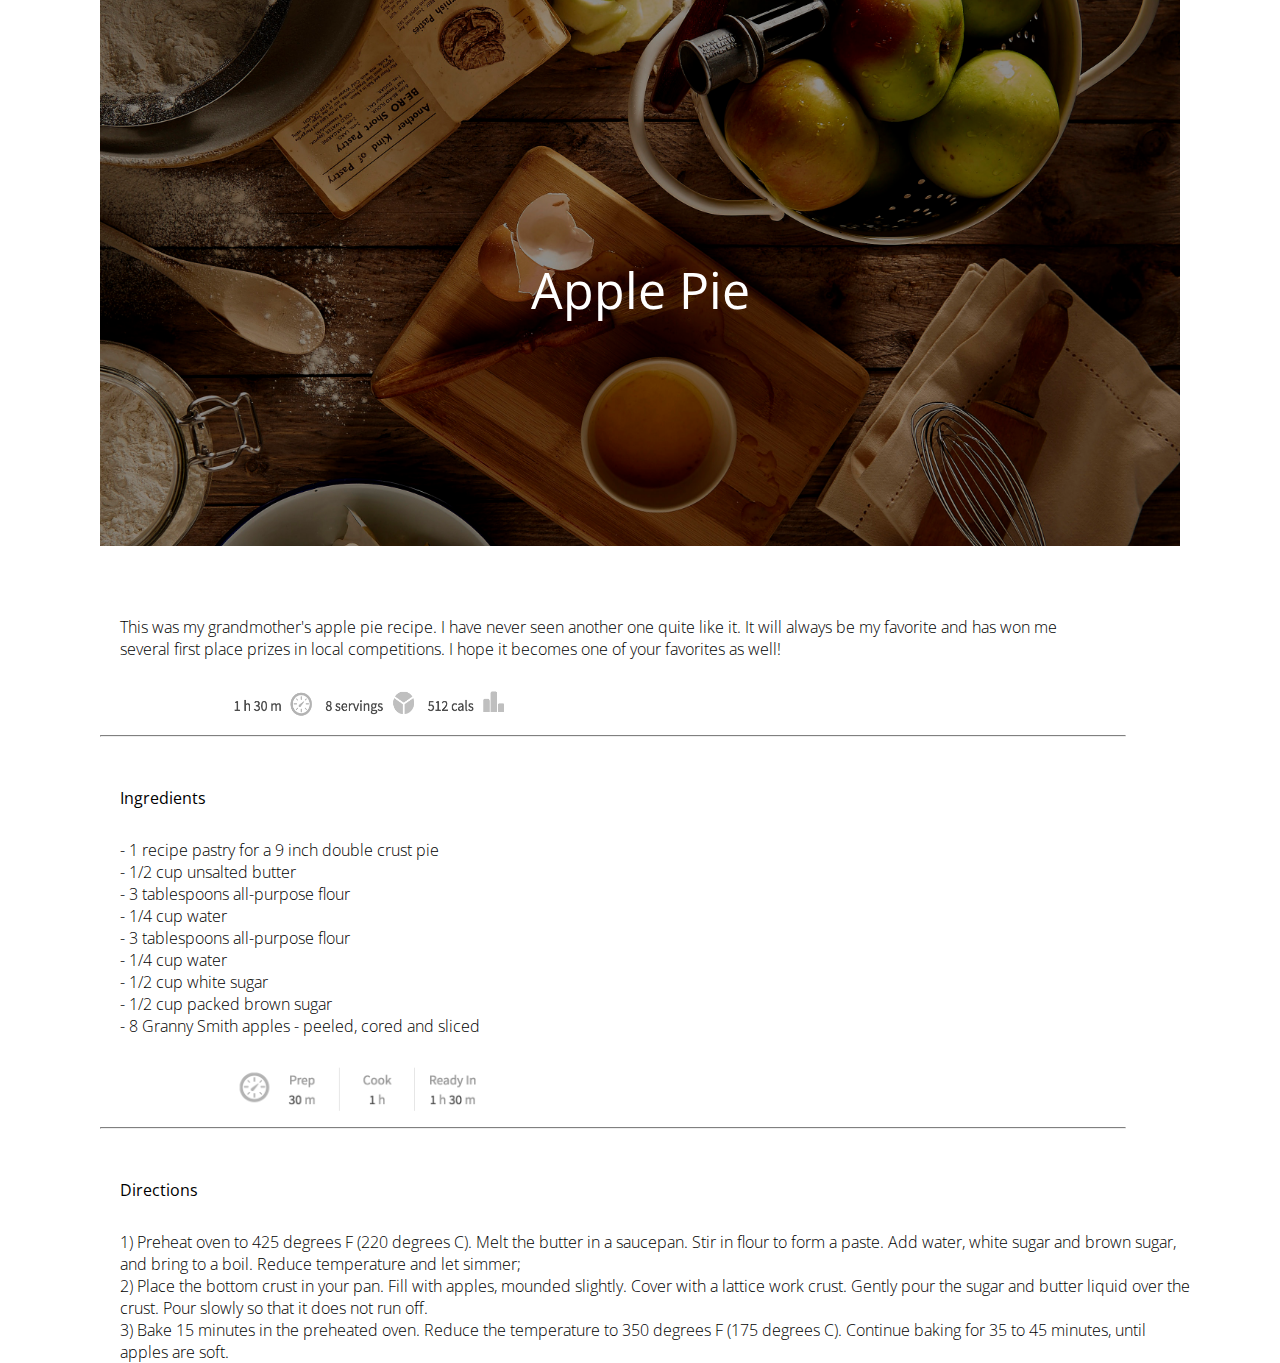
<file: starter-code/apple-pie-starter-code/index.html>
<!DOCTYPE html>
<html lang="en">
  <head>
    <title>Apple Pie Recipe</title>
    <link rel="stylesheet" type="text/css" href="css/main.css" />
    <meta charset="UTF-8" />
    <link
      href="https://fonts.googleapis.com/css?family=Open+Sans:300,400,700&display=swap"
      rel="stylesheet"
    />
  </head>

  <body>
    <header class="header">
      <h1>Apple Pie</h1>
    </header>

    <section class="story">
      <p>
        This was my grandmother's apple pie recipe. I have never seen another
        one quite like it. It will always be my favorite and has won me several
        first place prizes in local competitions. I hope it becomes one of your
        favorites as well!
      </p>
      <img src="images/recipe-info.png" alt="recipe info" />
    </section>
    <hr />
    <section class="Ingredients">
      <h6>Ingredients</h6>
      <ul>
        <li>1 recipe pastry for a 9 inch double crust pie</li>
        <li>1/2 cup unsalted butter</li>
        <li>3 tablespoons all-purpose flour</li>
        <li>1/4 cup water</li>
        <li>3 tablespoons all-purpose flour</li>
        <li>1/4 cup water</li>
        <li>1/2 cup white sugar</li>
        <li>1/2 cup packed brown sugar</li>
        <li>8 Granny Smith apples - peeled, cored and sliced</li>
      </ul>
      <img src="images/cooking-info.png" alt="recipe info" />
    </section>
    <hr />
    <section class="Directions">
      <h6>Directions</h6>
      <ol class="container">
        <li>
          Preheat oven to 425 degrees F (220 degrees C). Melt the butter in a
          saucepan. Stir in flour to form a paste. Add water, white sugar and
          brown sugar, and bring to a boil. Reduce temperature and let simmer;
        </li>
        <li>
          Place the bottom crust in your pan. Fill with apples, mounded
          slightly. Cover with a lattice work crust. Gently pour the sugar and
          butter liquid over the crust. Pour slowly so that it does not run off.
        </li>
        <li>
          Bake 15 minutes in the preheated oven. Reduce the temperature to 350
          degrees F (175 degrees C). Continue baking for 35 to 45 minutes, until
          apples are soft.
        </li>
      </ol>
    </section>
  </body>
</html>
</file>
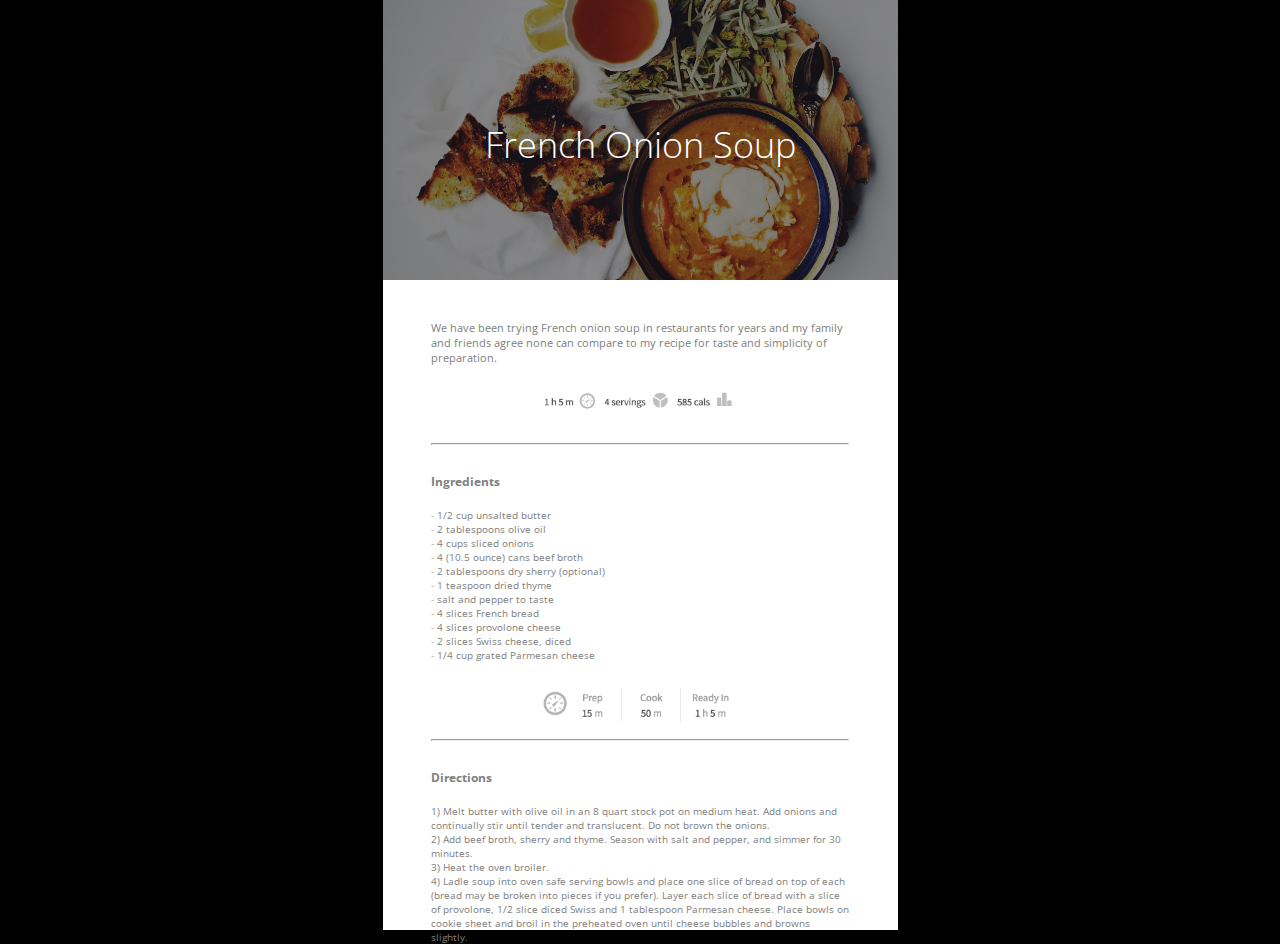
<file: starter-code/extra-french-soup/index.html>
<!DOCTYPE html>
<html lang="en">
  <head>
    <title>French Onion Soup Recipe</title>
    <link rel="stylesheet" type="text/css" href="css/main.css" />
    <meta charset="UTF-8" />
    <!-- Google fonts gives us access to the Open Sans Font -->
    <!-- Google fonts is also awesome! Make sure to check it out -->
    <link href="https://fonts.googleapis.com/css?family=Open+Sans:300,600" rel="stylesheet"/>
  </head>

  <body>
    <main>
      <header class="header">
        <h1>French Onion Soup</h1>
      </header>
        <section class="article-container">
          <article>
            <p class="text-size">
              We have been trying French onion soup in restaurants for years and my
              family and friends agree none can compare to my recipe for taste and
              simplicity of preparation.
            </p>
            <img src="./images/recipe-info.png" />
            <hr />
          </article>
          <article class="Ingredients">
            <h6>Ingredients</h6>
            <ul>
              <li>1/2 cup unsalted butter</li>
              <li>2 tablespoons olive oil</li>
              <li>4 cups sliced onions</li>
              <li>4 (10.5 ounce) cans beef broth</li>
              <li>2 tablespoons dry sherry (optional)</li>
              <li>1 teaspoon dried thyme</li>
              <li>salt and pepper to taste</li>
              <li>4 slices French bread</li>
              <li>4 slices provolone cheese</li>
              <li>2 slices Swiss cheese, diced</li>
              <li>1/4 cup grated Parmesan cheese</li>
            </ul>
            <img id="Ingredients-image" src="./images/cooking-info.png" />
            <hr />
          </article>
          <article class="Directions">
            <h6>Directions</h6>
            <ol>
              <li>
                Melt butter with olive oil in an 8 quart stock pot on medium heat.
                Add onions and continually stir until tender and translucent. Do not
                brown the onions.
              </li>
              <li>
                Add beef broth, sherry and thyme. Season with salt and pepper, and
                simmer for 30 minutes.
              </li>
              <li>Heat the oven broiler.</li>
              <li>
                Ladle soup into oven safe serving bowls and place one slice of bread
                on top of each (bread may be broken into pieces if you prefer).
                Layer each slice of bread with a slice of provolone, 1/2 slice diced
                Swiss and 1 tablespoon Parmesan cheese. Place bowls on cookie sheet
                and broil in the preheated oven until cheese bubbles and browns
                slightly.
              </li>
            </ol>
          </article>
        </section>   
    </main>
  </body>
</html>
</file>
<file: starter-code/extra-french-soup/css/main.css>
/*Some necessary adjustments*/
body,
html {
  margin: 0;
  padding: 0;
  background-color: black;
  color: grey;
}

/*Import the font and set the default size*/
html {
  font-family: 'Open Sans', sans-serif;
  font-size: 18px;
}

main {
  max-width: 515px;
  min-width: 515px;
  background-color: white;
  margin: 0 auto;
  padding-bottom: 10px;
}

.header {
  background-image: url(../images/soup.jpg);
  background-size: cover;
  background-position: center;
  background-repeat: no-repeat;
  height: 280px;
  text-align: center;
  color: white;
}

.article-container {
  max-width: 418px;
  min-width: 418px;
  max-height: 600px;
  min-height: 600px;
  margin: 0 auto;
}

h1 {
  margin-top: 0px;
  padding-top: 120px;
  font-weight: 100;
}

h6 {
  margin-bottom: 0%;
}

.text-size {
  font-size: 11px;
  margin-top: 40px;
}

img {
  display: block;
  margin-left: auto;
  margin-right: auto;
  width: 50%;
  margin-top: 20px;
  margin-bottom: 25px;
}

.Ingredients ul {
  padding-left: 0%;
}

.Ingredients ul li {
  list-style-type: none;
  text-align: left;
  font-size: 10px;
}

.Ingredients li:before {
  content: '- ';
  font-weight: 100;
}

#Ingredients-image {
  margin-bottom: 0%;
}

.Directions {
  margin-bottom: 20px;
}

.Directions ol {
  counter-reset: list;
  list-style-type: none;
  padding-left: 0%;
}

.Directions ol li {
  font-size: 10px;
}

.Directions ol li:before {
  content: counter(list) ') ';
  counter-increment: list;
}
</file>
<file: starter-code/apple-pie-starter-code/css/main.css>
/*reset*/
* {
  margin: 0;
  padding: 0;
}

body {
  font-family: 'Open Sans', sans-serif;
  line-height: normal;
  font-weight: 200;
}

.header {
  background-image: url('../images/apple-pie.jpg');
  background-size: cover;
  background-position: center;
  background-repeat: no-repeat;
  height: 290px;
  position: relative;
  padding-top: 20vw;
  margin-bottom: 20px;
  margin-left: 100px;
  margin-right: 100px;
}

.header h1 {
  color: white;
  font-weight: initial;
  text-align: center;
  font-size: 50px;
}

.story {
  margin-left: 120px;
  margin-right: 220px;
  margin-top: 40px;
}

.story > p {
  padding-top: 30px;
  font-size: 16px;
  font-weight: 200;
  margin-bottom: 20px;
  min-width: 550px;
}

.story img {
  width: 300px;
  height: 50px;
  position: relative;
  margin-left: 100px;
}

.Ingredients {
  padding: 15px, 0;
}

.Ingredients h6 {
  font-size: 16px;
  font-weight: 400;
  display: flex;
  margin-left: 120px;
  margin-top: 50px;
  margin-bottom: 30px;
}

.Ingredients ul li {
  list-style-type: none;
  text-align: left;
}

.Ingredients li:before {
  margin-left: 120px;
  content: '- ';
  font-weight: 100;
}

.Ingredients img {
  height: 60px;
  position: relative;
  margin-left: 230px;
  margin-top: 25px;
}

.Directions h6 {
  font-size: 16px;
  font-weight: 400;
  margin-left: 120px;
  margin-top: 50px;
  margin-bottom: 30px;
}

.Directions ol {
  counter-reset: list;
  list-style-type: none;
}

.container {
  margin-left: 120px;
  margin-right: 90px;
}

.container ol li {
  list-style: none;
  list-style-position: inside;
  text-indent: -1em;
  padding-left: 1em;
}

.Directions ol li:before {
  content: counter(list) ') ';
  counter-increment: list;
}

hr {
  width: 80%;
  border-top: 0.05px solid;
  color: grey;
  margin-left: 100px;
}
</file>
